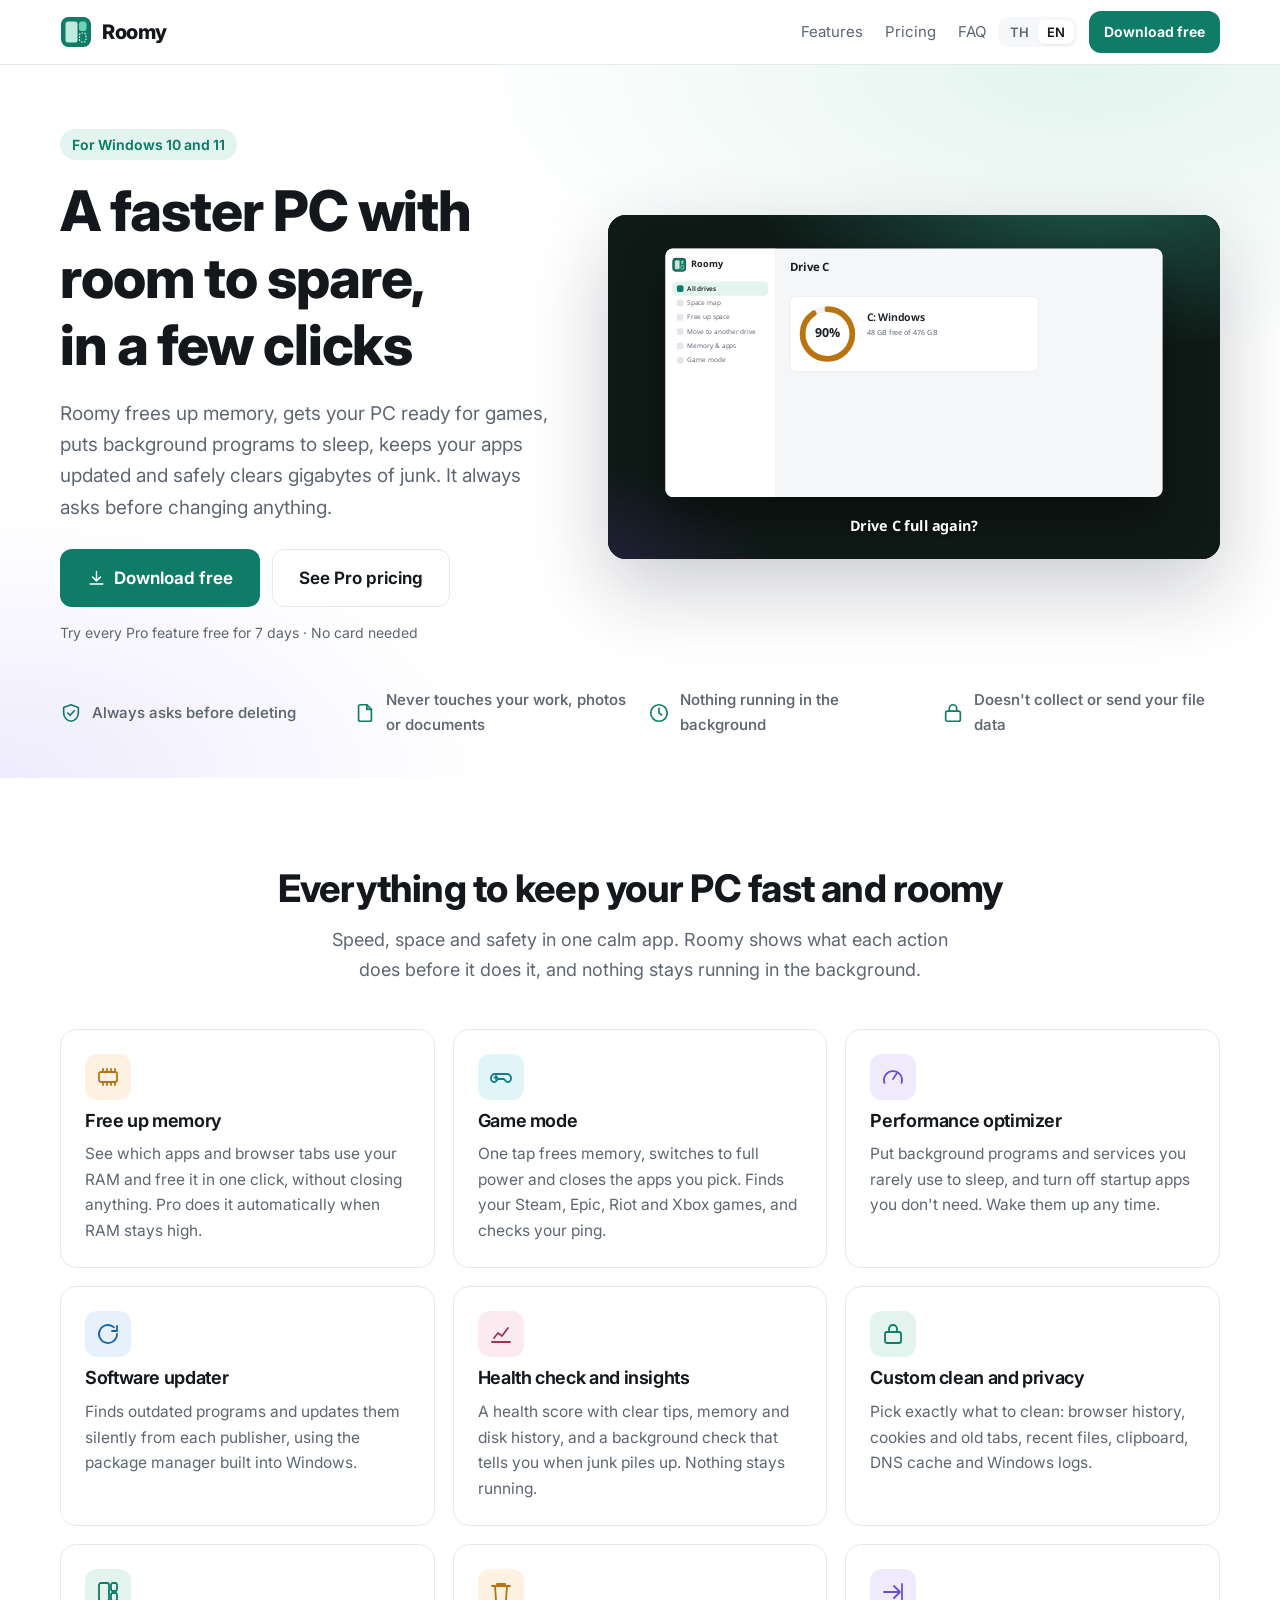
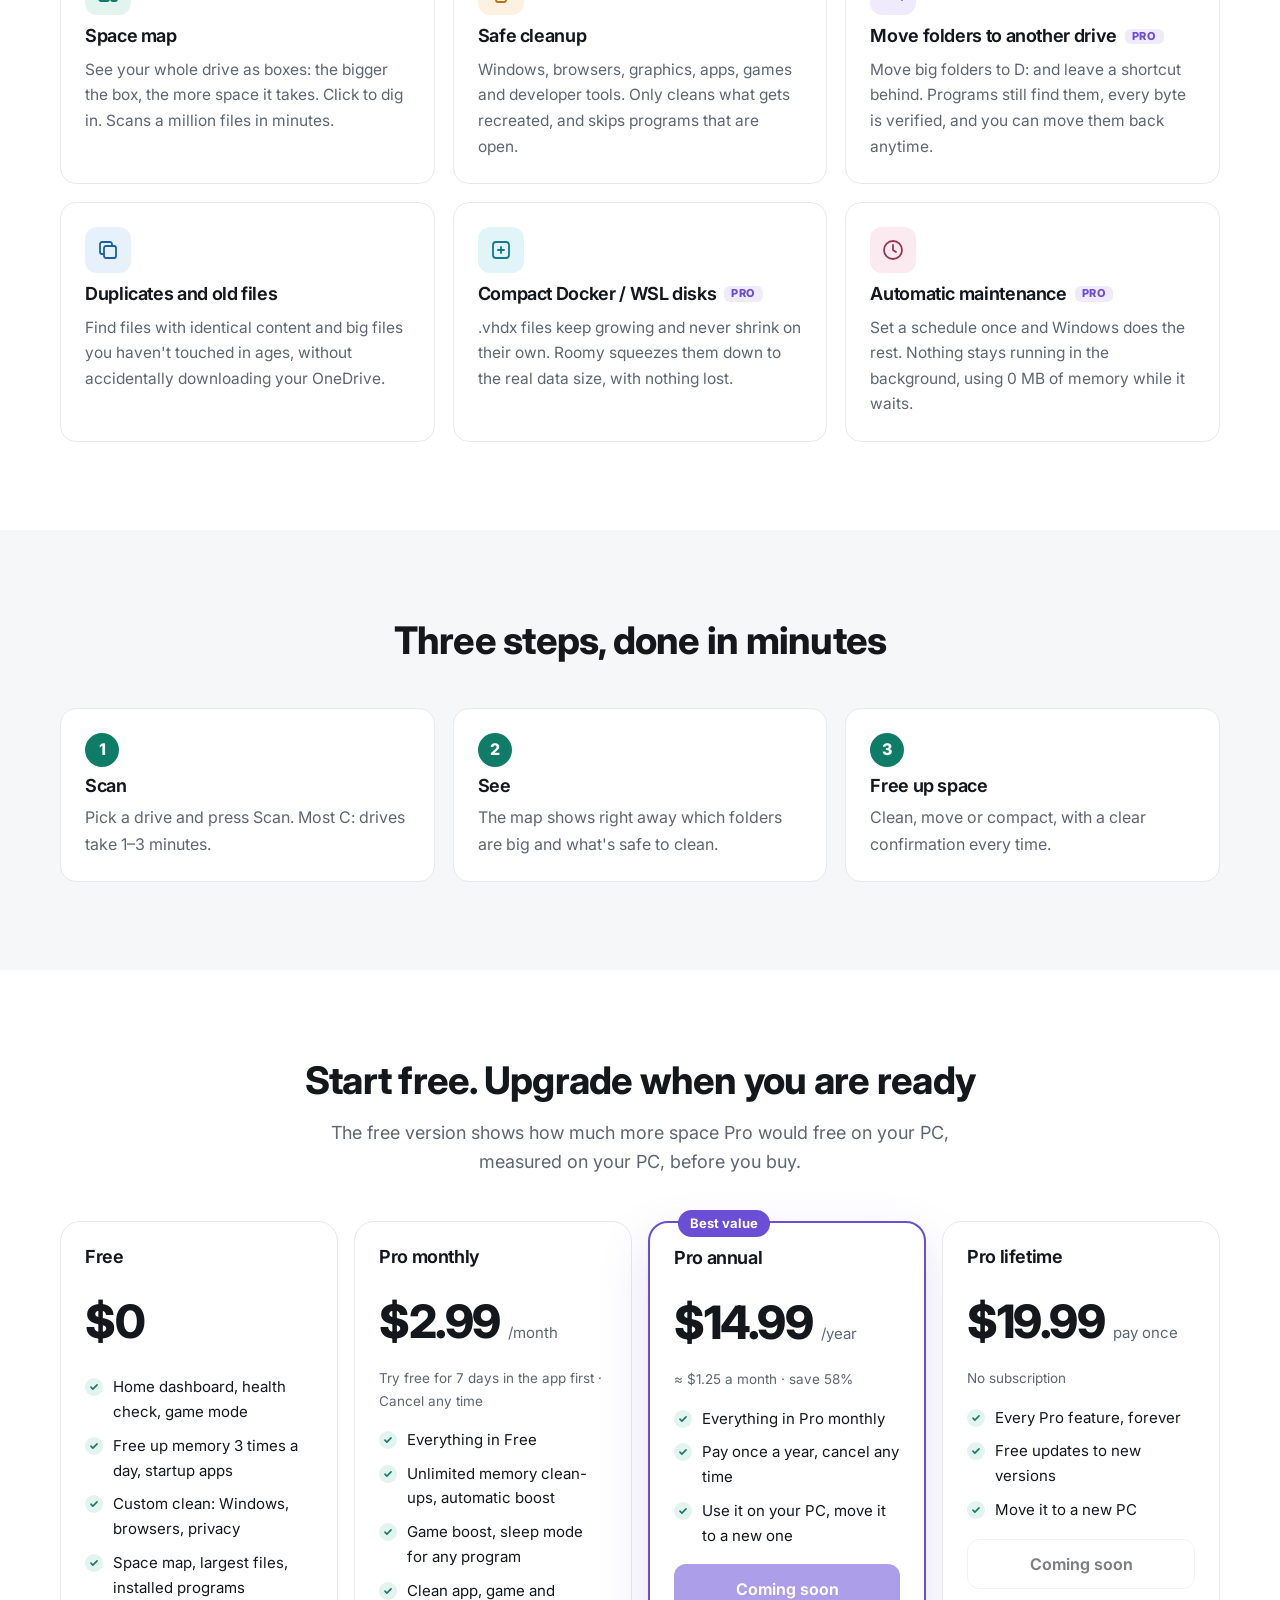
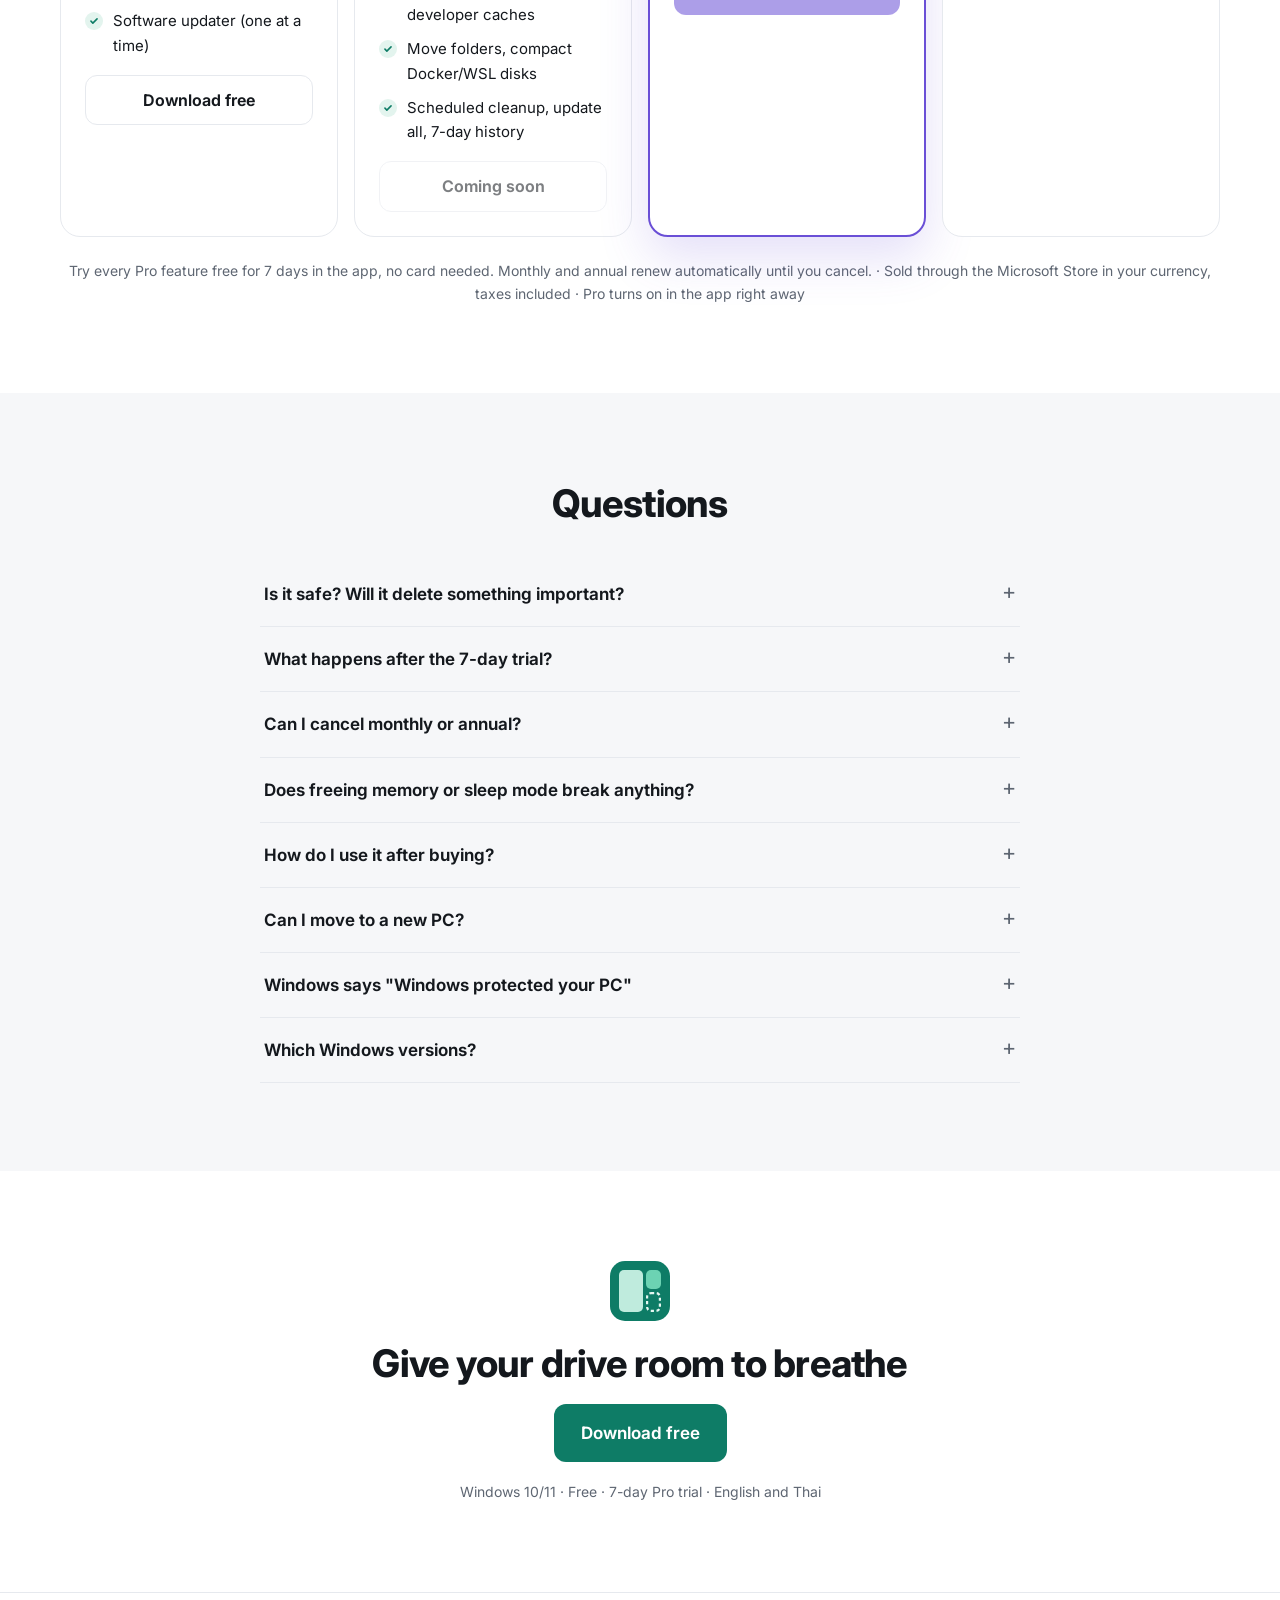
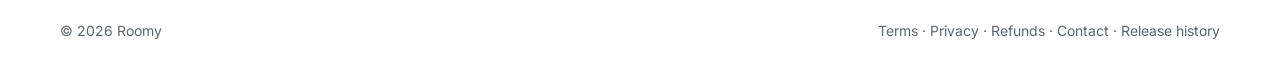
<file: docs/index.html>
<!DOCTYPE html>
<html lang="en">
<head>
<meta charset="utf-8">
<meta name="viewport" content="width=device-width, initial-scale=1">
<title>Roomy — Keep your Windows PC fast and roomy</title>
<meta name="description" content="Roomy keeps Windows fast and roomy: free up memory, game mode, startup apps, performance optimizer, software updater, safe cleanup and a space map. Free download, 7-day Pro trial. English and Thai.">
<meta property="og:title" content="Roomy — Room for what matters">
<meta property="og:description" content="See what fills your Windows drive and safely free up space. Free download, 7-day Pro trial.">
<meta property="og:image" content="assets/og.png">
<link rel="icon" href="assets/logo.svg" type="image/svg+xml">
<link rel="preconnect" href="https://fonts.googleapis.com"><link rel="preconnect" href="https://fonts.gstatic.com" crossorigin>
<link href="https://fonts.googleapis.com/css2?family=Inter:wght@400;500;600;700;800&family=Noto+Sans+Thai:wght@400;500;600;700;800&display=swap" rel="stylesheet">
<link rel="stylesheet" href="site.css?v=1.1.0">
<link rel="stylesheet" href="motion.css?v=1.1.0">
</head>
<body>
<header class="nav">
  <div class="wrap row">
    <a class="brand" href="#top"><img src="assets/logo.svg" alt="" width="32" height="32"><b>Roomy</b></a>
    <nav class="links">
      <a href="#features" data-i18n="nav.features">Features</a>
      <a href="#pricing" data-i18n="nav.pricing">Pricing</a>
      <a href="#faq" data-i18n="nav.faq">FAQ</a>
    </nav>
    <div class="lang" role="group" aria-label="Language"><button data-lang="th">TH</button><button data-lang="en">EN</button></div>
    <a class="btn primary sm dl" href="#" data-i18n="cta.download">Download free</a>
  </div>
</header>

<main id="top">
  <section class="hero">
    <div class="wrap hero-grid">
      <div class="hero-copy">
        <span class="eyebrow" data-i18n="hero.eyebrow">For Windows 10 and 11</span>
        <h1 data-i18n="hero.title">A faster PC with room to spare, in a few clicks</h1>
        <p class="lead" data-i18n="hero.lead">Roomy frees up memory, gets your PC ready for games, puts background programs to sleep, keeps your apps updated and safely clears gigabytes of junk. It always asks before changing anything.</p>
        <div class="row cta">
          <a class="btn primary lg dl" href="#"><svg viewBox="0 0 24 24"><path d="M12 3v12M7 10l5 5 5-5M4 19h16"/></svg><span data-i18n="cta.download">Download free</span></a>
          <a class="btn ghost lg" href="#pricing" data-i18n="cta.pricing">See Pro pricing</a>
        </div>
        <p class="small muted" data-i18n="hero.trial">Try every Pro feature free for 7 days · No card needed</p>
      </div>
      <div class="hero-media"><div id="motion"></div></div>
    </div>
    <ul class="wrap trust">
      <li><svg viewBox="0 0 24 24"><path d="M12 3l8 3v6c0 4.5-3.4 8.3-8 9-4.6-.7-8-4.5-8-9V6z"/><path d="M8.5 12l2.5 2.5 4.5-5"/></svg><span data-i18n="trust.ask">Always asks before deleting</span></li>
      <li><svg viewBox="0 0 24 24"><path d="M14 3H7a2 2 0 0 0-2 2v14a2 2 0 0 0 2 2h10a2 2 0 0 0 2-2V8z"/><path d="M14 3v5h5"/></svg><span data-i18n="trust.files">Never touches your work, photos or documents</span></li>
      <li><svg viewBox="0 0 24 24"><circle cx="12" cy="12" r="9"/><path d="M12 7v5l3 2"/></svg><span data-i18n="trust.bg">Nothing running in the background</span></li>
      <li><svg viewBox="0 0 24 24"><rect x="4" y="10" width="16" height="11" rx="2"/><path d="M8 10V7a4 4 0 0 1 8 0v3"/></svg><span data-i18n="trust.privacy">Doesn't collect or send your file data</span></li>
    </ul>
  </section>

  <section class="sec" id="features">
    <div class="wrap">
      <h2 data-i18n="feat.title">Everything to keep your PC fast and roomy</h2>
      <p class="sec-lead muted" data-i18n="feat.lead">Speed, space and safety in one calm app. Roomy shows what each action does before it does it, and nothing stays running in the background.</p>
      <div class="grid3">
        <article class="feat"><div class="ic c2"><svg viewBox="0 0 24 24"><rect x="3" y="7" width="18" height="10" rx="2"/><path d="M7 7V4M11 7V4M15 7V4M19 7V4M7 20v-3M11 20v-3M15 20v-3M19 20v-3"/></svg></div><h3 data-i18n="n1.t">Free up memory</h3><p data-i18n="n1.d">See which apps and browser tabs use your RAM and free it in one click, without closing anything. Pro does it automatically when RAM stays high.</p></article>
        <article class="feat"><div class="ic c5"><svg viewBox="0 0 24 24"><path d="M6 9h12a4 4 0 0 1 4 4v1a3 3 0 0 1-5.4 1.8L15 14H9l-1.6 1.8A3 3 0 0 1 2 14v-1a4 4 0 0 1 4-4z"/><path d="M7 11v3M5.5 12.5h3"/></svg></div><h3 data-i18n="n2.t">Game mode</h3><p data-i18n="n2.d">One tap frees memory, switches to full power and closes the apps you pick. Finds your Steam, Epic, Riot and Xbox games, and checks your ping.</p></article>
        <article class="feat"><div class="ic c3"><svg viewBox="0 0 24 24"><path d="M12 14l4-6"/><path d="M3.5 18a9 9 0 1 1 17 0"/></svg></div><h3 data-i18n="n3.t">Performance optimizer</h3><p data-i18n="n3.d">Put background programs and services you rarely use to sleep, and turn off startup apps you don't need. Wake them up any time.</p></article>
        <article class="feat"><div class="ic c4"><svg viewBox="0 0 24 24"><path d="M21 12a9 9 0 1 1-3-6.7"/><path d="M21 4v5h-5"/></svg></div><h3 data-i18n="n4.t">Software updater</h3><p data-i18n="n4.d">Finds outdated programs and updates them silently from each publisher, using the package manager built into Windows.</p></article>
        <article class="feat"><div class="ic c6"><svg viewBox="0 0 24 24"><path d="M3 20h18"/><path d="M5 16l4-5 4 3 6-8"/></svg></div><h3 data-i18n="n5.t">Health check and insights</h3><p data-i18n="n5.d">A health score with clear tips, memory and disk history, and a background check that tells you when junk piles up. Nothing stays running.</p></article>
        <article class="feat"><div class="ic c1"><svg viewBox="0 0 24 24"><rect x="4" y="10" width="16" height="11" rx="2"/><path d="M8 10V7a4 4 0 0 1 8 0v3"/></svg></div><h3 data-i18n="n6.t">Custom clean and privacy</h3><p data-i18n="n6.d">Pick exactly what to clean: browser history, cookies and old tabs, recent files, clipboard, DNS cache and Windows logs.</p></article>
        <article class="feat"><div class="ic c1"><svg viewBox="0 0 24 24"><rect x="3" y="3" width="10" height="18" rx="2"/><rect x="15" y="3" width="6" height="8" rx="2"/><rect x="15" y="13" width="6" height="8" rx="2"/></svg></div><h3 data-i18n="f1.t">Space map</h3><p data-i18n="f1.d">See your whole drive as boxes: the bigger the box, the more space it takes. Click to dig in. Scans a million files in minutes.</p></article>
        <article class="feat"><div class="ic c2"><svg viewBox="0 0 24 24"><path d="M3 6h18M8 6V4h8v2M6 6l1 14a2 2 0 0 0 2 2h6a2 2 0 0 0 2-2l1-14"/></svg></div><h3 data-i18n="f2.t">Safe cleanup</h3><p data-i18n="f2.d">Windows, browsers, graphics, apps, games and developer tools. Only cleans what gets recreated, and skips programs that are open.</p></article>
        <article class="feat"><div class="ic c3"><svg viewBox="0 0 24 24"><path d="M3 12h14M13 6l6 6-6 6"/><path d="M21 4v16"/></svg></div><h3><span data-i18n="f3.t">Move folders to another drive</span> <span class="pro-tag">PRO</span></h3><p data-i18n="f3.d">Move big folders to D: and leave a shortcut behind. Programs still find them, every byte is verified, and you can move them back anytime.</p></article>
        <article class="feat"><div class="ic c4"><svg viewBox="0 0 24 24"><rect x="8" y="8" width="12" height="12" rx="2"/><path d="M16 8V6a2 2 0 0 0-2-2H6a2 2 0 0 0-2 2v8a2 2 0 0 0 2 2h2"/></svg></div><h3 data-i18n="f4.t">Duplicates and old files</h3><p data-i18n="f4.d">Find files with identical content and big files you haven't touched in ages, without accidentally downloading your OneDrive.</p></article>
        <article class="feat"><div class="ic c5"><svg viewBox="0 0 24 24"><rect x="4" y="4" width="16" height="16" rx="3"/><path d="M9 12h6M12 9v6"/></svg></div><h3><span data-i18n="f5.t">Compact Docker / WSL disks</span> <span class="pro-tag">PRO</span></h3><p data-i18n="f5.d">.vhdx files keep growing and never shrink on their own. Roomy squeezes them down to the real data size, with nothing lost.</p></article>
        <article class="feat"><div class="ic c6"><svg viewBox="0 0 24 24"><circle cx="12" cy="12" r="9"/><path d="M12 7v5l3 2"/></svg></div><h3><span data-i18n="f6.t">Automatic maintenance</span> <span class="pro-tag">PRO</span></h3><p data-i18n="f6.d">Set a schedule once and Windows does the rest. Nothing stays running in the background, using 0 MB of memory while it waits.</p></article>
      </div>
    </div>
  </section>

  <section class="sec alt">
    <div class="wrap">
      <h2 data-i18n="how.title">Three steps, done in minutes</h2>
      <ol class="steps">
        <li><span class="n">1</span><h3 data-i18n="how.1t">Scan</h3><p data-i18n="how.1d">Pick a drive and press Scan. Most C: drives take 1–3 minutes.</p></li>
        <li><span class="n">2</span><h3 data-i18n="how.2t">See</h3><p data-i18n="how.2d">The map shows right away which folders are big and what's safe to clean.</p></li>
        <li><span class="n">3</span><h3 data-i18n="how.3t">Free up space</h3><p data-i18n="how.3d">Clean, move or compact, with a clear confirmation every time.</p></li>
      </ol>
    </div>
  </section>

  <section class="sec" id="pricing">
    <div class="wrap">
      <h2 data-i18n="price.title">Start free. Upgrade when you are ready</h2>
      <p class="sec-lead muted" data-i18n="price.lead">The free version shows how much more space Pro would free on your PC, measured on your PC, before you buy.</p>
      <div class="plans">
        <div class="plan">
          <h3 data-i18n="p.free">Free</h3>
          <div class="price"><b data-price="free">$0</b></div>
          <ul>
            <li data-i18n="p.f0">Home dashboard, health check, game mode</li>
            <li data-i18n="p.f1">Free up memory 3 times a day, startup apps</li>
            <li data-i18n="p.f2">Custom clean: Windows, browsers, privacy</li>
            <li data-i18n="p.f3">Space map, largest files, installed programs</li>
            <li data-i18n="p.f4">Software updater (one at a time)</li>
          </ul>
          <a class="btn ghost dl" href="#" data-i18n="cta.download">Download free</a>
        </div>
        <div class="plan">
          <h3 data-i18n="p.monthly">Pro monthly</h3>
          <div class="price"><b data-price="monthly"></b><span data-price="monthlyNote"></span></div>
          <p class="pnote" data-i18n="p.mnote">Try free for 7 days in the app first · Cancel any time</p>
          <ul>
            <li data-i18n="p.p0">Everything in Free</li>
            <li data-i18n="p.p1">Unlimited memory clean-ups, automatic boost</li>
            <li data-i18n="p.p2">Game boost, sleep mode for any program</li>
            <li data-i18n="p.p3">Clean app, game and developer caches</li>
            <li data-i18n="p.p4">Move folders, compact Docker/WSL disks</li>
            <li data-i18n="p.p5">Scheduled cleanup, update all, 7-day history</li>
          </ul>
          <a class="btn ghost buy" data-plan="monthly" href="#" data-i18n="cta.buy">Buy Pro</a>
        </div>
        <div class="plan best">
          <span class="badge" data-i18n="p.best">Best value</span>
          <h3 data-i18n="p.yearly">Pro annual</h3>
          <div class="price"><b data-price="yearly"></b><span data-price="yearlyNote"></span></div>
          <p class="pnote"><span data-price="yearlyMonth"></span> · <span data-i18n="p.save">save 58%</span></p>
          <ul>
            <li data-i18n="p.y1">Everything in Pro monthly</li>
            <li data-i18n="p.y2">Pay once a year, cancel any time</li>
            <li data-i18n="p.y3">Use it on your PC, move it to a new one</li>
          </ul>
          <a class="btn pro buy" data-plan="yearly" href="#" data-i18n="cta.buy">Buy Pro</a>
        </div>
        <div class="plan">
          <h3 data-i18n="p.lifetime">Pro lifetime</h3>
          <div class="price"><b data-price="lifetime"></b><span data-i18n="p.once">pay once</span></div>
          <p class="pnote" data-i18n="p.lnote">No subscription</p>
          <ul>
            <li data-i18n="p.l1">Every Pro feature, forever</li>
            <li data-i18n="p.l2">Free updates to new versions</li>
            <li data-i18n="p.l3">Move it to a new PC</li>
          </ul>
          <a class="btn ghost buy" data-plan="lifetime" href="#" data-i18n="cta.buy">Buy Pro</a>
        </div>
      </div>
      <p class="small muted center" id="payNote" data-i18n="price.note">Try every Pro feature free for 7 days in the app, no card needed. Monthly and annual renew automatically until you cancel.</p>
    </div>
  </section>

  <section class="sec alt" id="faq">
    <div class="wrap narrow">
      <h2 data-i18n="faq.title">Questions</h2>
      <details><summary data-i18n="q1">Is it safe? Will it delete something important?</summary><p data-i18n="a1">Roomy only deletes caches and temporary files that Windows and programs recreate on their own. It skips files in use, never touches documents, photos or work files, and asks before every cleanup. Anything you choose to delete yourself goes to the Recycle Bin, so you can restore it.</p></details>
      <details><summary data-i18n="q2">What happens after the 7-day trial?</summary><p data-i18n="a2">Roomy goes back to the free version on its own. You're never charged, and no card is needed in the first place. Folders you moved keep working and can always be moved back.</p></details>
      <details><summary data-i18n="q7">Can I cancel monthly or annual?</summary><p data-i18n="a7">Yes, any time, in your Microsoft account (account.microsoft.com/services). Pro stays on until the end of the period you paid for, then Roomy goes back to the free version. Nothing breaks and moved folders keep working.</p></details>
      <details><summary data-i18n="q8">Does freeing memory or sleep mode break anything?</summary><p data-i18n="a8">No. Freeing memory doesn't close any app; Windows gives each app back what it needs. Sleep mode only stops programs from starting by themselves. Nothing is uninstalled, and you can wake them up any time.</p></details>
      <details><summary data-i18n="q3">How do I use it after buying?</summary><p data-i18n="a3">Get Roomy from the Microsoft Store, open the Pro screen (bottom left) and choose a plan. You pay in the Microsoft Store window, and Pro turns on right away.</p></details>
      <details><summary data-i18n="q4">Can I move to a new PC?</summary><p data-i18n="a4">Yes. Install Roomy from the Microsoft Store on the new PC and sign in to the Store with the same Microsoft account. Your Pro comes with it.</p></details>
      <details><summary data-i18n="q5">Windows says "Windows protected your PC"</summary><p data-i18n="a5">That warning only appears for the installer from this website, because Roomy is new. Click More info, then Run anyway. Or install Roomy from the Microsoft Store, which Microsoft signs, so there is no warning at all.</p></details>
      <details><summary data-i18n="q6">Which Windows versions?</summary><p data-i18n="a6">Windows 10 and 11, 64-bit. Install it just for you or for everyone on the PC.</p></details>
    </div>
  </section>

  <section class="sec final">
    <div class="wrap center">
      <img src="assets/logo.svg" alt="" width="64" height="64">
      <h2 data-i18n="final.title">Give your drive room to breathe</h2>
      <a class="btn primary lg dl" href="#" data-i18n="cta.download">Download free</a>
      <p class="small muted" data-i18n="final.note">Windows 10/11 · Free · 7-day Pro trial · English and Thai</p>
    </div>
  </section>
</main>

<footer class="foot">
  <div class="wrap row">
    <span>© 2026 Roomy</span>
    <span class="foot-links"><a href="terms.html" data-i18n="foot.terms">Terms</a> · <a href="privacy.html" data-i18n="foot.privacy">Privacy</a> · <a href="refund.html" data-i18n="foot.refund">Refunds</a> · <a href="https://github.com/pithiwat/roomy/issues" data-i18n="foot.contact">Contact</a> · <a href="https://github.com/pithiwat/roomy/releases" data-i18n="foot.releases">Release history</a></span>
  </div>
</footer>

<script src="config.js?v=1.1.0"></script>
<script src="motion.js?v=1.1.0"></script>
<script src="site.js?v=1.1.0"></script>
</body>
</html>
</file>
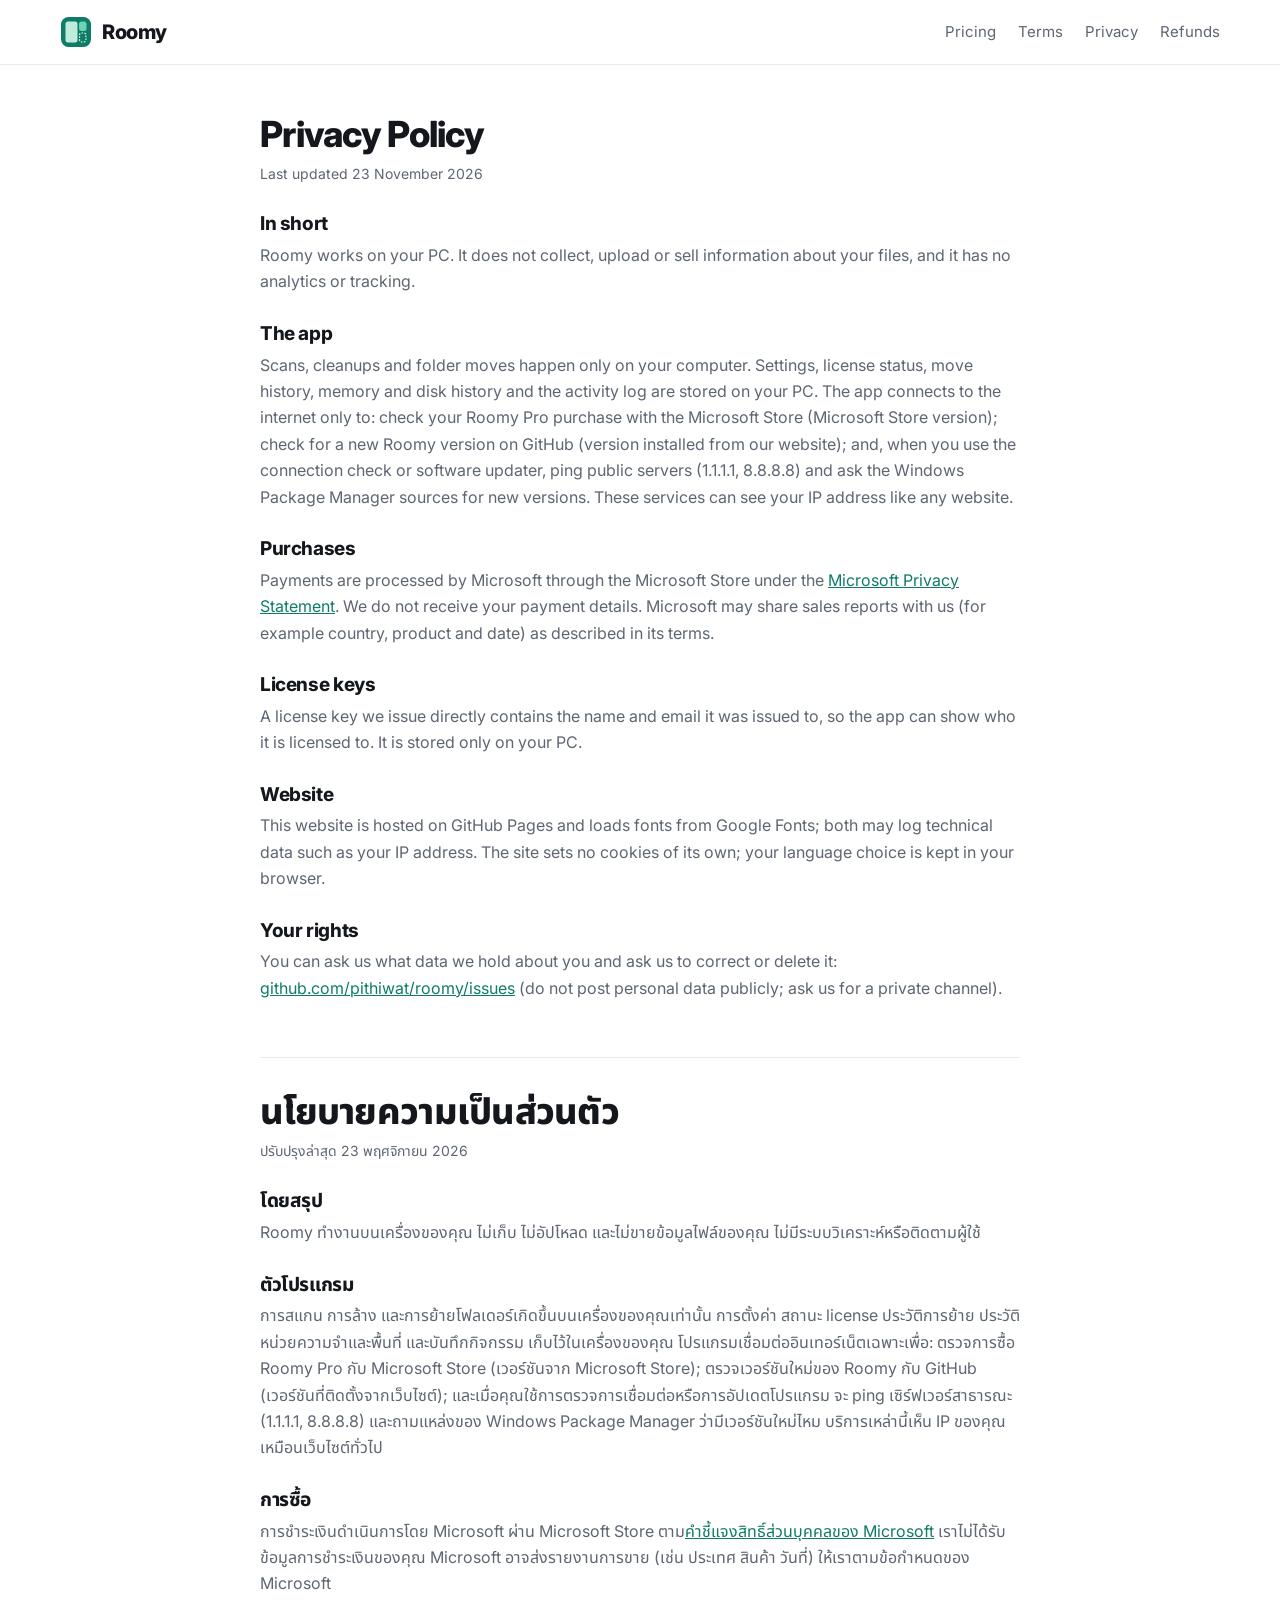
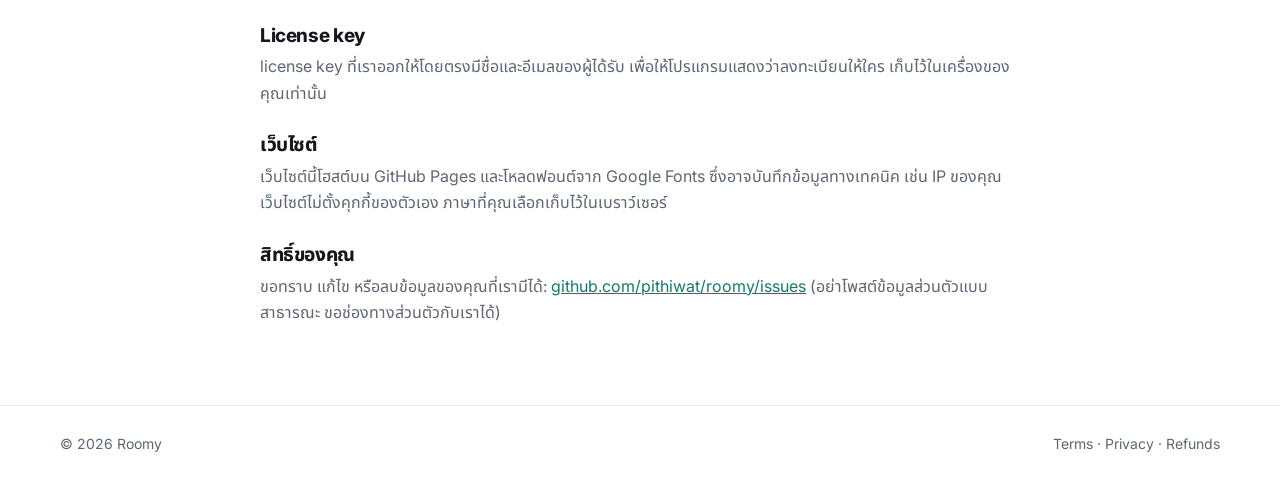
<file: docs/privacy.html>
<!DOCTYPE html>
<html lang="en"><head><meta charset="utf-8"><meta name="viewport" content="width=device-width, initial-scale=1">
<title>Privacy Policy — Roomy</title><link rel="icon" href="assets/logo.svg" type="image/svg+xml">
<link rel="preconnect" href="https://fonts.googleapis.com"><link rel="preconnect" href="https://fonts.gstatic.com" crossorigin>
<link href="https://fonts.googleapis.com/css2?family=Inter:wght@400;600;700&family=Noto+Sans+Thai:wght@400;600;700&display=swap" rel="stylesheet">
<link rel="stylesheet" href="site.css">
<style>.legal{padding:48px 0 80px}.legal h1{font-size:36px;margin-bottom:6px}.legal h2{font-size:19px;margin:28px 0 6px;text-align:left}.legal p{color:var(--muted)}.legal a{color:var(--accent);text-decoration:underline}.legal .th{margin-top:56px;padding-top:32px;border-top:1px solid var(--line)}</style>
</head><body>
<header class="nav"><div class="wrap row"><a class="brand" href="./"><img src="assets/logo.svg" alt="" width="32" height="32"><b>Roomy</b></a><nav class="links"><a href="./#pricing">Pricing</a><a href="terms.html">Terms</a><a href="privacy.html">Privacy</a><a href="refund.html">Refunds</a></nav></div></header>
<main class="wrap narrow legal">
<h1>Privacy Policy</h1><p class="small">Last updated 23 November 2026</p>
<h2>In short</h2><p>Roomy works on your PC. It does not collect, upload or sell information about your files, and it has no analytics or tracking.</p>
<h2>The app</h2><p>Scans, cleanups and folder moves happen only on your computer. Settings, license status, move history, memory and disk history and the activity log are stored on your PC. The app connects to the internet only to: check your Roomy Pro purchase with the Microsoft Store (Microsoft Store version); check for a new Roomy version on GitHub (version installed from our website); and, when you use the connection check or software updater, ping public servers (1.1.1.1, 8.8.8.8) and ask the Windows Package Manager sources for new versions. These services can see your IP address like any website.</p>
<h2>Purchases</h2><p>Payments are processed by Microsoft through the Microsoft Store under the <a href="https://privacy.microsoft.com/privacystatement">Microsoft Privacy Statement</a>. We do not receive your payment details. Microsoft may share sales reports with us (for example country, product and date) as described in its terms.</p>
<h2>License keys</h2><p>A license key we issue directly contains the name and email it was issued to, so the app can show who it is licensed to. It is stored only on your PC.</p>
<h2>Website</h2><p>This website is hosted on GitHub Pages and loads fonts from Google Fonts; both may log technical data such as your IP address. The site sets no cookies of its own; your language choice is kept in your browser.</p>
<h2>Your rights</h2><p>You can ask us what data we hold about you and ask us to correct or delete it: <a href="https://github.com/pithiwat/roomy/issues">github.com/pithiwat/roomy/issues</a> (do not post personal data publicly; ask us for a private channel).</p>
<div class="th" lang="th"><h1>นโยบายความเป็นส่วนตัว</h1><p class="small">ปรับปรุงล่าสุด 23 พฤศจิกายน 2026</p>
<h2>โดยสรุป</h2><p>Roomy ทำงานบนเครื่องของคุณ ไม่เก็บ ไม่อัปโหลด และไม่ขายข้อมูลไฟล์ของคุณ ไม่มีระบบวิเคราะห์หรือติดตามผู้ใช้</p>
<h2>ตัวโปรแกรม</h2><p>การสแกน การล้าง และการย้ายโฟลเดอร์เกิดขึ้นบนเครื่องของคุณเท่านั้น การตั้งค่า สถานะ license ประวัติการย้าย ประวัติหน่วยความจำและพื้นที่ และบันทึกกิจกรรม เก็บไว้ในเครื่องของคุณ โปรแกรมเชื่อมต่ออินเทอร์เน็ตเฉพาะเพื่อ: ตรวจการซื้อ Roomy Pro กับ Microsoft Store (เวอร์ชันจาก Microsoft Store); ตรวจเวอร์ชันใหม่ของ Roomy กับ GitHub (เวอร์ชันที่ติดตั้งจากเว็บไซต์); และเมื่อคุณใช้การตรวจการเชื่อมต่อหรือการอัปเดตโปรแกรม จะ ping เซิร์ฟเวอร์สาธารณะ (1.1.1.1, 8.8.8.8) และถามแหล่งของ Windows Package Manager ว่ามีเวอร์ชันใหม่ไหม บริการเหล่านี้เห็น IP ของคุณเหมือนเว็บไซต์ทั่วไป</p>
<h2>การซื้อ</h2><p>การชำระเงินดำเนินการโดย Microsoft ผ่าน Microsoft Store ตาม<a href="https://privacy.microsoft.com/privacystatement">คำชี้แจงสิทธิ์ส่วนบุคคลของ Microsoft</a> เราไม่ได้รับข้อมูลการชำระเงินของคุณ Microsoft อาจส่งรายงานการขาย (เช่น ประเทศ สินค้า วันที่) ให้เราตามข้อกำหนดของ Microsoft</p>
<h2>License key</h2><p>license key ที่เราออกให้โดยตรงมีชื่อและอีเมลของผู้ได้รับ เพื่อให้โปรแกรมแสดงว่าลงทะเบียนให้ใคร เก็บไว้ในเครื่องของคุณเท่านั้น</p>
<h2>เว็บไซต์</h2><p>เว็บไซต์นี้โฮสต์บน GitHub Pages และโหลดฟอนต์จาก Google Fonts ซึ่งอาจบันทึกข้อมูลทางเทคนิค เช่น IP ของคุณ เว็บไซต์ไม่ตั้งคุกกี้ของตัวเอง ภาษาที่คุณเลือกเก็บไว้ในเบราว์เซอร์</p>
<h2>สิทธิ์ของคุณ</h2><p>ขอทราบ แก้ไข หรือลบข้อมูลของคุณที่เรามีได้: <a href="https://github.com/pithiwat/roomy/issues">github.com/pithiwat/roomy/issues</a> (อย่าโพสต์ข้อมูลส่วนตัวแบบสาธารณะ ขอช่องทางส่วนตัวกับเราได้)</p></div>
</main>
<footer class="foot"><div class="wrap row"><span>© 2026 Roomy</span><span><a href="terms.html">Terms</a> · <a href="privacy.html">Privacy</a> · <a href="refund.html">Refunds</a></span></div></footer>
</body></html>
</file>
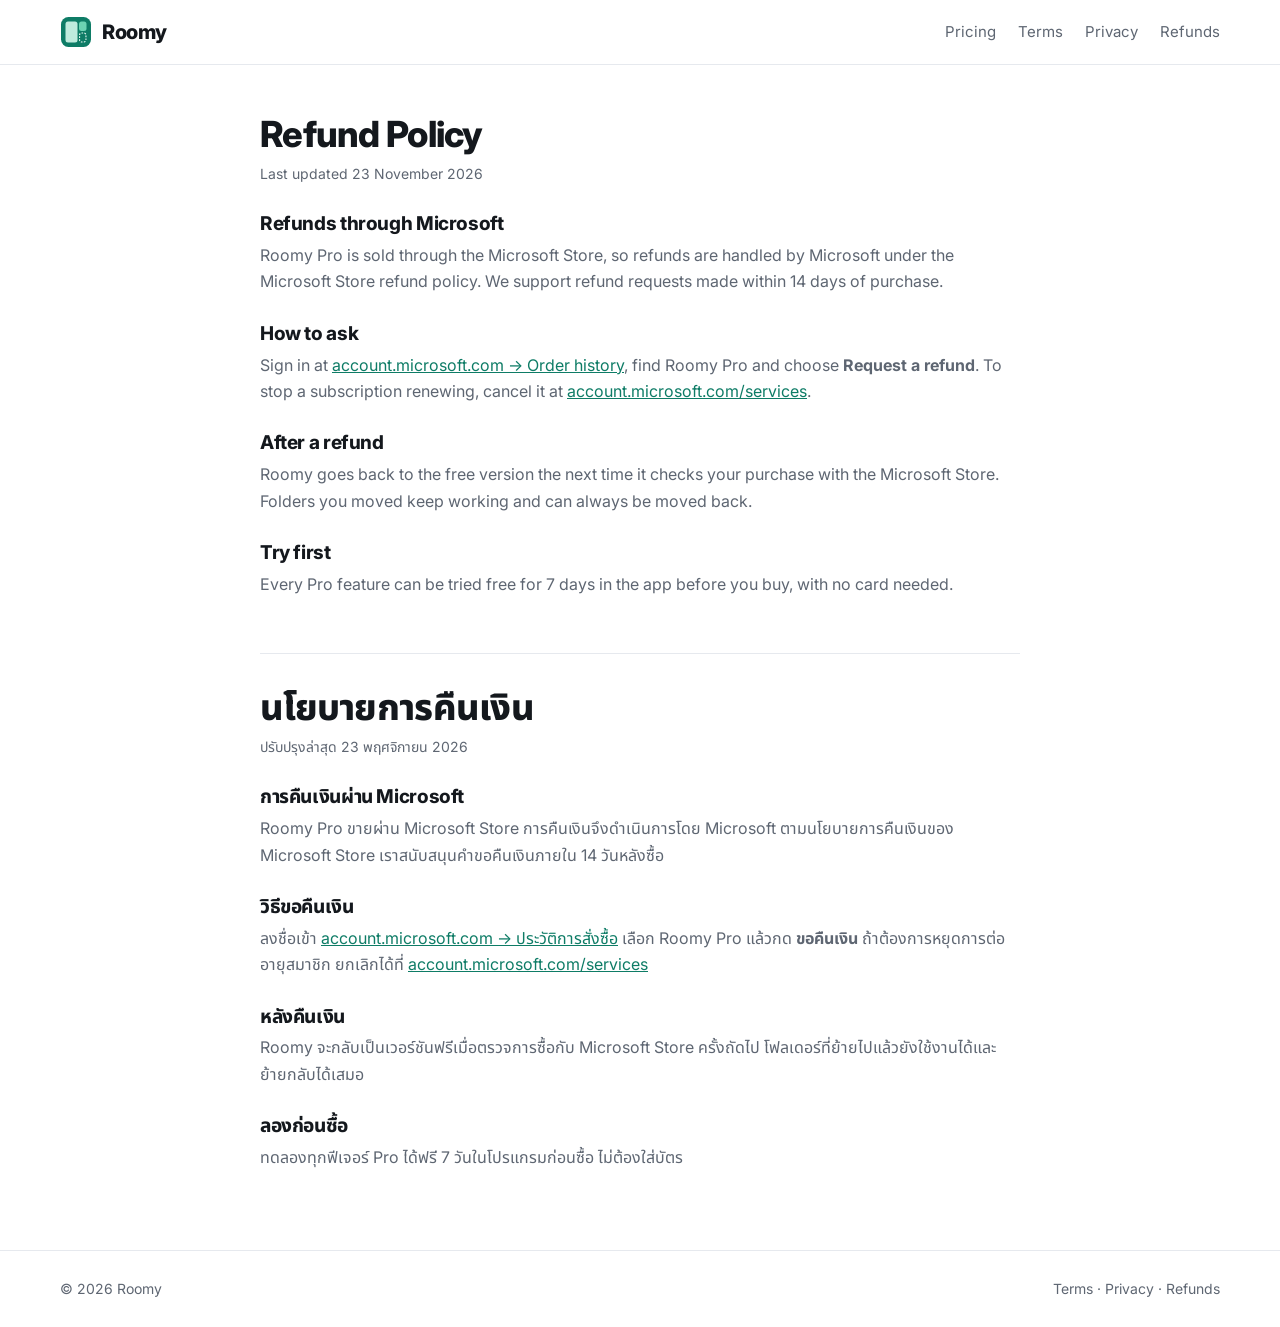
<file: docs/refund.html>
<!DOCTYPE html>
<html lang="en"><head><meta charset="utf-8"><meta name="viewport" content="width=device-width, initial-scale=1">
<title>Refund Policy — Roomy</title><link rel="icon" href="assets/logo.svg" type="image/svg+xml">
<link rel="preconnect" href="https://fonts.googleapis.com"><link rel="preconnect" href="https://fonts.gstatic.com" crossorigin>
<link href="https://fonts.googleapis.com/css2?family=Inter:wght@400;600;700&family=Noto+Sans+Thai:wght@400;600;700&display=swap" rel="stylesheet">
<link rel="stylesheet" href="site.css">
<style>.legal{padding:48px 0 80px}.legal h1{font-size:36px;margin-bottom:6px}.legal h2{font-size:19px;margin:28px 0 6px;text-align:left}.legal p{color:var(--muted)}.legal a{color:var(--accent);text-decoration:underline}.legal .th{margin-top:56px;padding-top:32px;border-top:1px solid var(--line)}</style>
</head><body>
<header class="nav"><div class="wrap row"><a class="brand" href="./"><img src="assets/logo.svg" alt="" width="32" height="32"><b>Roomy</b></a><nav class="links"><a href="./#pricing">Pricing</a><a href="terms.html">Terms</a><a href="privacy.html">Privacy</a><a href="refund.html">Refunds</a></nav></div></header>
<main class="wrap narrow legal">
<h1>Refund Policy</h1><p class="small">Last updated 23 November 2026</p>
<h2>Refunds through Microsoft</h2><p>Roomy Pro is sold through the Microsoft Store, so refunds are handled by Microsoft under the Microsoft Store refund policy. We support refund requests made within 14 days of purchase.</p>
<h2>How to ask</h2><p>Sign in at <a href="https://account.microsoft.com/billing/orders">account.microsoft.com → Order history</a>, find Roomy Pro and choose <b>Request a refund</b>. To stop a subscription renewing, cancel it at <a href="https://account.microsoft.com/services">account.microsoft.com/services</a>.</p>
<h2>After a refund</h2><p>Roomy goes back to the free version the next time it checks your purchase with the Microsoft Store. Folders you moved keep working and can always be moved back.</p>
<h2>Try first</h2><p>Every Pro feature can be tried free for 7 days in the app before you buy, with no card needed.</p>
<div class="th" lang="th"><h1>นโยบายการคืนเงิน</h1><p class="small">ปรับปรุงล่าสุด 23 พฤศจิกายน 2026</p>
<h2>การคืนเงินผ่าน Microsoft</h2><p>Roomy Pro ขายผ่าน Microsoft Store การคืนเงินจึงดำเนินการโดย Microsoft ตามนโยบายการคืนเงินของ Microsoft Store เราสนับสนุนคำขอคืนเงินภายใน 14 วันหลังซื้อ</p>
<h2>วิธีขอคืนเงิน</h2><p>ลงชื่อเข้า <a href="https://account.microsoft.com/billing/orders">account.microsoft.com → ประวัติการสั่งซื้อ</a> เลือก Roomy Pro แล้วกด <b>ขอคืนเงิน</b> ถ้าต้องการหยุดการต่ออายุสมาชิก ยกเลิกได้ที่ <a href="https://account.microsoft.com/services">account.microsoft.com/services</a></p>
<h2>หลังคืนเงิน</h2><p>Roomy จะกลับเป็นเวอร์ชันฟรีเมื่อตรวจการซื้อกับ Microsoft Store ครั้งถัดไป โฟลเดอร์ที่ย้ายไปแล้วยังใช้งานได้และย้ายกลับได้เสมอ</p>
<h2>ลองก่อนซื้อ</h2><p>ทดลองทุกฟีเจอร์ Pro ได้ฟรี 7 วันในโปรแกรมก่อนซื้อ ไม่ต้องใส่บัตร</p></div>
</main>
<footer class="foot"><div class="wrap row"><span>© 2026 Roomy</span><span><a href="terms.html">Terms</a> · <a href="privacy.html">Privacy</a> · <a href="refund.html">Refunds</a></span></div></footer>
</body></html>
</file>
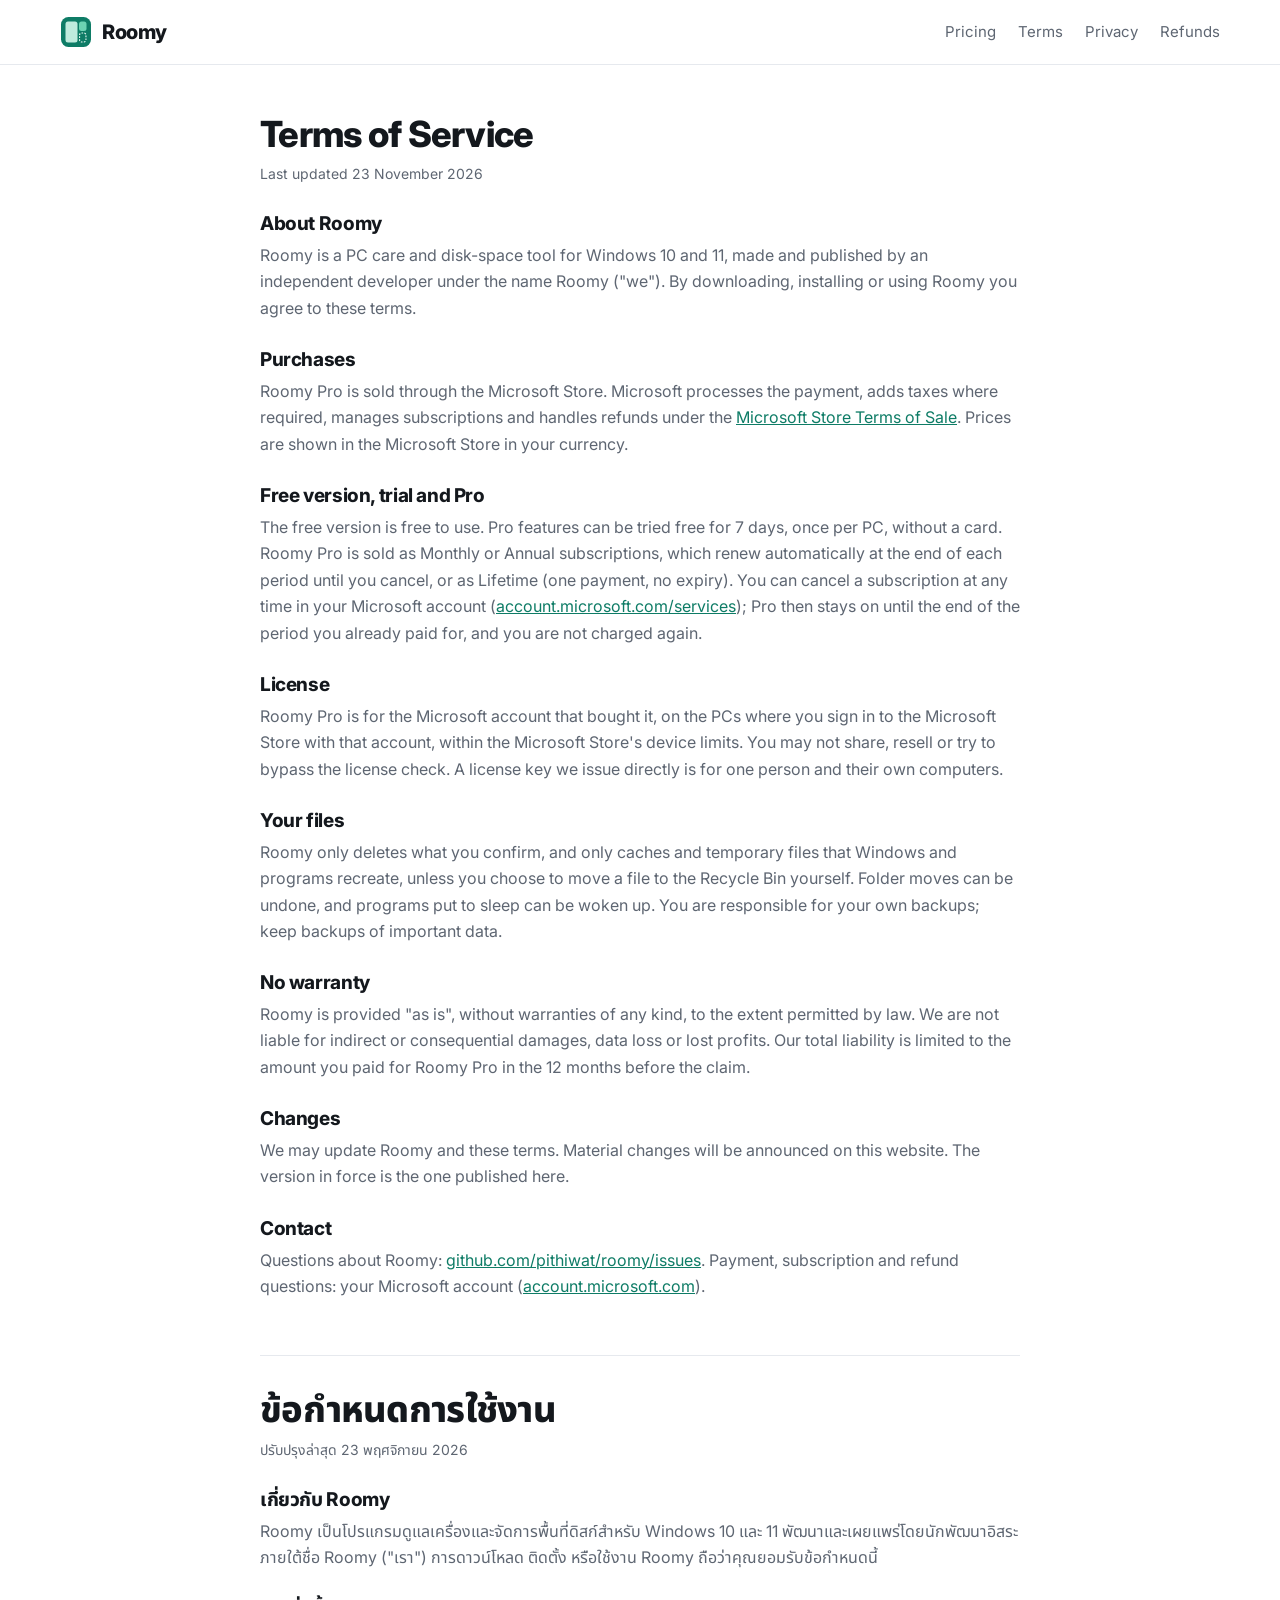
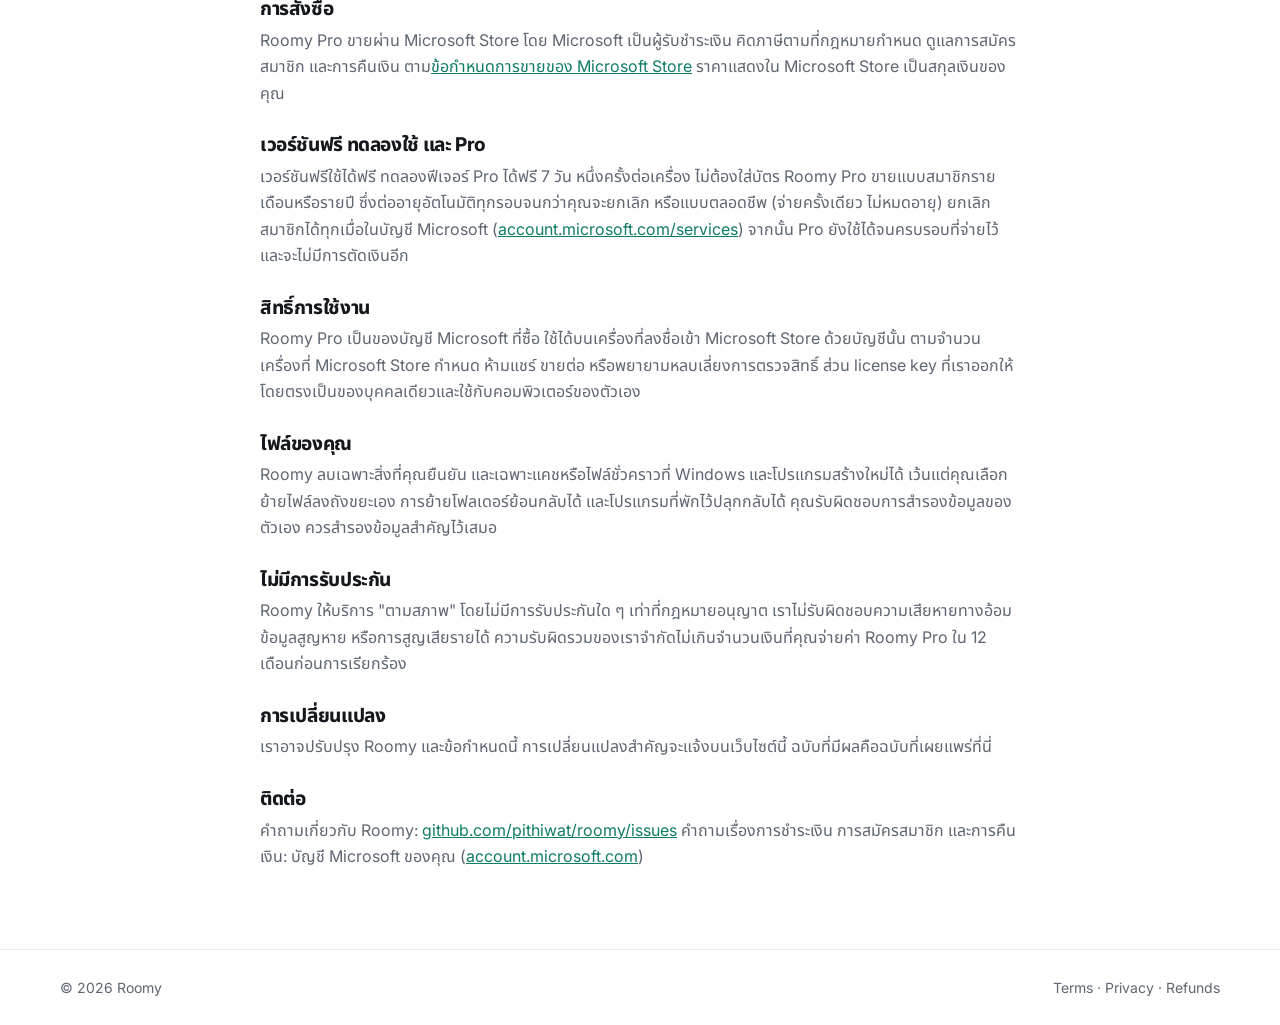
<file: docs/terms.html>
<!DOCTYPE html>
<html lang="en"><head><meta charset="utf-8"><meta name="viewport" content="width=device-width, initial-scale=1">
<title>Terms of Service — Roomy</title><link rel="icon" href="assets/logo.svg" type="image/svg+xml">
<link rel="preconnect" href="https://fonts.googleapis.com"><link rel="preconnect" href="https://fonts.gstatic.com" crossorigin>
<link href="https://fonts.googleapis.com/css2?family=Inter:wght@400;600;700&family=Noto+Sans+Thai:wght@400;600;700&display=swap" rel="stylesheet">
<link rel="stylesheet" href="site.css">
<style>.legal{padding:48px 0 80px}.legal h1{font-size:36px;margin-bottom:6px}.legal h2{font-size:19px;margin:28px 0 6px;text-align:left}.legal p{color:var(--muted)}.legal a{color:var(--accent);text-decoration:underline}.legal .th{margin-top:56px;padding-top:32px;border-top:1px solid var(--line)}</style>
</head><body>
<header class="nav"><div class="wrap row"><a class="brand" href="./"><img src="assets/logo.svg" alt="" width="32" height="32"><b>Roomy</b></a><nav class="links"><a href="./#pricing">Pricing</a><a href="terms.html">Terms</a><a href="privacy.html">Privacy</a><a href="refund.html">Refunds</a></nav></div></header>
<main class="wrap narrow legal">
<h1>Terms of Service</h1><p class="small">Last updated 23 November 2026</p>
<h2>About Roomy</h2><p>Roomy is a PC care and disk-space tool for Windows 10 and 11, made and published by an independent developer under the name Roomy ("we"). By downloading, installing or using Roomy you agree to these terms.</p>
<h2>Purchases</h2><p>Roomy Pro is sold through the Microsoft Store. Microsoft processes the payment, adds taxes where required, manages subscriptions and handles refunds under the <a href="https://www.microsoft.com/legal/microsoft-store-terms">Microsoft Store Terms of Sale</a>. Prices are shown in the Microsoft Store in your currency.</p>
<h2>Free version, trial and Pro</h2><p>The free version is free to use. Pro features can be tried free for 7 days, once per PC, without a card. Roomy Pro is sold as Monthly or Annual subscriptions, which renew automatically at the end of each period until you cancel, or as Lifetime (one payment, no expiry). You can cancel a subscription at any time in your Microsoft account (<a href="https://account.microsoft.com/services">account.microsoft.com/services</a>); Pro then stays on until the end of the period you already paid for, and you are not charged again.</p>
<h2>License</h2><p>Roomy Pro is for the Microsoft account that bought it, on the PCs where you sign in to the Microsoft Store with that account, within the Microsoft Store's device limits. You may not share, resell or try to bypass the license check. A license key we issue directly is for one person and their own computers.</p>
<h2>Your files</h2><p>Roomy only deletes what you confirm, and only caches and temporary files that Windows and programs recreate, unless you choose to move a file to the Recycle Bin yourself. Folder moves can be undone, and programs put to sleep can be woken up. You are responsible for your own backups; keep backups of important data.</p>
<h2>No warranty</h2><p>Roomy is provided "as is", without warranties of any kind, to the extent permitted by law. We are not liable for indirect or consequential damages, data loss or lost profits. Our total liability is limited to the amount you paid for Roomy Pro in the 12 months before the claim.</p>
<h2>Changes</h2><p>We may update Roomy and these terms. Material changes will be announced on this website. The version in force is the one published here.</p>
<h2>Contact</h2><p>Questions about Roomy: <a href="https://github.com/pithiwat/roomy/issues">github.com/pithiwat/roomy/issues</a>. Payment, subscription and refund questions: your Microsoft account (<a href="https://account.microsoft.com/billing/orders">account.microsoft.com</a>).</p>
<div class="th" lang="th"><h1>ข้อกำหนดการใช้งาน</h1><p class="small">ปรับปรุงล่าสุด 23 พฤศจิกายน 2026</p>
<h2>เกี่ยวกับ Roomy</h2><p>Roomy เป็นโปรแกรมดูแลเครื่องและจัดการพื้นที่ดิสก์สำหรับ Windows 10 และ 11 พัฒนาและเผยแพร่โดยนักพัฒนาอิสระภายใต้ชื่อ Roomy ("เรา") การดาวน์โหลด ติดตั้ง หรือใช้งาน Roomy ถือว่าคุณยอมรับข้อกำหนดนี้</p>
<h2>การสั่งซื้อ</h2><p>Roomy Pro ขายผ่าน Microsoft Store โดย Microsoft เป็นผู้รับชำระเงิน คิดภาษีตามที่กฎหมายกำหนด ดูแลการสมัครสมาชิก และการคืนเงิน ตาม<a href="https://www.microsoft.com/legal/microsoft-store-terms">ข้อกำหนดการขายของ Microsoft Store</a> ราคาแสดงใน Microsoft Store เป็นสกุลเงินของคุณ</p>
<h2>เวอร์ชันฟรี ทดลองใช้ และ Pro</h2><p>เวอร์ชันฟรีใช้ได้ฟรี ทดลองฟีเจอร์ Pro ได้ฟรี 7 วัน หนึ่งครั้งต่อเครื่อง ไม่ต้องใส่บัตร Roomy Pro ขายแบบสมาชิกรายเดือนหรือรายปี ซึ่งต่ออายุอัตโนมัติทุกรอบจนกว่าคุณจะยกเลิก หรือแบบตลอดชีพ (จ่ายครั้งเดียว ไม่หมดอายุ) ยกเลิกสมาชิกได้ทุกเมื่อในบัญชี Microsoft (<a href="https://account.microsoft.com/services">account.microsoft.com/services</a>) จากนั้น Pro ยังใช้ได้จนครบรอบที่จ่ายไว้ และจะไม่มีการตัดเงินอีก</p>
<h2>สิทธิ์การใช้งาน</h2><p>Roomy Pro เป็นของบัญชี Microsoft ที่ซื้อ ใช้ได้บนเครื่องที่ลงชื่อเข้า Microsoft Store ด้วยบัญชีนั้น ตามจำนวนเครื่องที่ Microsoft Store กำหนด ห้ามแชร์ ขายต่อ หรือพยายามหลบเลี่ยงการตรวจสิทธิ์ ส่วน license key ที่เราออกให้โดยตรงเป็นของบุคคลเดียวและใช้กับคอมพิวเตอร์ของตัวเอง</p>
<h2>ไฟล์ของคุณ</h2><p>Roomy ลบเฉพาะสิ่งที่คุณยืนยัน และเฉพาะแคชหรือไฟล์ชั่วคราวที่ Windows และโปรแกรมสร้างใหม่ได้ เว้นแต่คุณเลือกย้ายไฟล์ลงถังขยะเอง การย้ายโฟลเดอร์ย้อนกลับได้ และโปรแกรมที่พักไว้ปลุกกลับได้ คุณรับผิดชอบการสำรองข้อมูลของตัวเอง ควรสำรองข้อมูลสำคัญไว้เสมอ</p>
<h2>ไม่มีการรับประกัน</h2><p>Roomy ให้บริการ "ตามสภาพ" โดยไม่มีการรับประกันใด ๆ เท่าที่กฎหมายอนุญาต เราไม่รับผิดชอบความเสียหายทางอ้อม ข้อมูลสูญหาย หรือการสูญเสียรายได้ ความรับผิดรวมของเราจำกัดไม่เกินจำนวนเงินที่คุณจ่ายค่า Roomy Pro ใน 12 เดือนก่อนการเรียกร้อง</p>
<h2>การเปลี่ยนแปลง</h2><p>เราอาจปรับปรุง Roomy และข้อกำหนดนี้ การเปลี่ยนแปลงสำคัญจะแจ้งบนเว็บไซต์นี้ ฉบับที่มีผลคือฉบับที่เผยแพร่ที่นี่</p>
<h2>ติดต่อ</h2><p>คำถามเกี่ยวกับ Roomy: <a href="https://github.com/pithiwat/roomy/issues">github.com/pithiwat/roomy/issues</a> คำถามเรื่องการชำระเงิน การสมัครสมาชิก และการคืนเงิน: บัญชี Microsoft ของคุณ (<a href="https://account.microsoft.com/billing/orders">account.microsoft.com</a>)</p></div>
</main>
<footer class="foot"><div class="wrap row"><span>© 2026 Roomy</span><span><a href="terms.html">Terms</a> · <a href="privacy.html">Privacy</a> · <a href="refund.html">Refunds</a></span></div></footer>
</body></html>
</file>
<file: docs/site.css>
/* Roomy website — same visual language as the app: calm neutrals, teal = action, violet = Pro. */
:root{
  --bg:#ffffff; --bg2:#f6f7f9; --ink:#14181d; --muted:#5e6672; --line:#e6e9ee;
  --accent:#0e7c66; --accent2:#0b6a57; --accent-soft:#e3f4ee; --pro:#6a4fd6; --pro-soft:#efebfd;
  --font:"Inter","Noto Sans Thai","Segoe UI",system-ui,sans-serif; --r:16px;
  color-scheme:light;
}
@media (prefers-color-scheme:dark){:root{--bg:#0f1214;--bg2:#15191c;--ink:#e9ecef;--muted:#a0a8b3;--line:#262b31;--accent:#3cc9a3;--accent2:#5ad6b4;--accent-soft:#12332b;--pro:#a690fb;--pro-soft:#251f40;color-scheme:dark}}
*{box-sizing:border-box}
html{scroll-behavior:smooth;scroll-padding-top:72px}
body{margin:0;background:var(--bg);color:var(--ink);font:16px/1.65 var(--font);-webkit-font-smoothing:antialiased}
svg{fill:none;stroke:currentColor;stroke-width:1.8;stroke-linecap:round;stroke-linejoin:round}
a{color:inherit;text-decoration:none}
h1,h2,h3{margin:0;letter-spacing:-.02em;line-height:1.2;text-wrap:balance}
h1{font-size:clamp(34px,5vw,56px);font-weight:800}
h2{font-size:clamp(26px,3.4vw,38px);font-weight:750}
h3{font-size:18px;font-weight:650}
p{margin:0}
.muted{color:var(--muted)} .small{font-size:14px} .center{text-align:center}
.wrap{width:min(1160px,100% - 40px);margin:0 auto}
.wrap.narrow{width:min(760px,100% - 40px)}
.row{display:flex;gap:12px;align-items:center;flex-wrap:wrap}

/* buttons */
.btn{display:inline-flex;align-items:center;justify-content:center;gap:8px;border-radius:12px;padding:11px 20px;font-weight:650;border:1px solid transparent;transition:transform .12s,background .12s,border-color .12s;white-space:nowrap;cursor:pointer}
.btn svg{width:19px;height:19px}
.btn:hover{transform:translateY(-1px)}
.btn.primary{background:var(--accent);color:#fff}
.btn.primary:hover{background:var(--accent2)}
@media (prefers-color-scheme:dark){.btn.primary{color:#06221b}}
.btn.ghost{background:var(--bg);border-color:var(--line)}
.btn.ghost:hover{border-color:var(--muted)}
.btn.pro{background:var(--pro);color:#fff}
.btn.lg{padding:14px 26px;font-size:17px}
.btn.sm{padding:8px 14px;font-size:14px}
.btn[aria-disabled=true]{opacity:.55;cursor:default;transform:none}

/* nav */
.nav{position:sticky;top:0;z-index:20;background:color-mix(in srgb,var(--bg) 82%,transparent);backdrop-filter:saturate(1.4) blur(12px);border-bottom:1px solid var(--line)}
.nav .row{height:64px;flex-wrap:nowrap}
.brand{display:flex;gap:10px;align-items:center;margin-right:auto}
.brand img{border-radius:8px}
.brand b{font-size:20px;font-weight:800;letter-spacing:-.02em}
.links{display:flex;gap:22px;font-size:15px;color:var(--muted)}
.links a:hover{color:var(--ink)}
.lang{display:flex;background:var(--bg2);border-radius:10px;padding:3px}
.lang button{border:0;background:none;color:var(--muted);font:600 13px var(--font);padding:4px 9px;border-radius:7px;cursor:pointer}
.lang button.on{background:var(--bg);color:var(--ink);box-shadow:0 1px 2px rgba(0,0,0,.08)}
@media (max-width:720px){.links{display:none}.nav .btn{display:none}}

/* hero */
.hero{padding:64px 0 40px;background:radial-gradient(900px 420px at 85% 0%,var(--accent-soft),transparent 70%),radial-gradient(700px 380px at 0% 100%,var(--pro-soft),transparent 70%)}
.hero-grid{display:grid;grid-template-columns:minmax(0,.9fr) minmax(0,1.1fr);gap:48px;align-items:center}
.eyebrow{display:inline-block;font-size:14px;font-weight:650;color:var(--accent);background:var(--accent-soft);padding:4px 12px;border-radius:999px;margin-bottom:18px}
.lead{font-size:19px;color:var(--muted);margin:18px 0 26px;max-width:34em}
.cta{margin-bottom:14px}
.hero-media #motion{box-shadow:0 30px 80px rgba(16,24,40,.22)}
.trust{list-style:none;padding:0;margin-top:44px;display:grid;grid-template-columns:repeat(4,1fr);gap:16px}
.trust li{display:flex;gap:10px;align-items:center;font-size:15px;font-weight:550;color:var(--muted)}
.trust svg{width:22px;height:22px;color:var(--accent);flex:none}
@media (max-width:960px){.hero-grid{grid-template-columns:1fr}.trust{grid-template-columns:1fr 1fr}}

/* sections */
.sec{padding:88px 0}
.sec.alt{background:var(--bg2)}
.sec h2{text-align:center}
.sec-lead{text-align:center;max-width:640px;margin:14px auto 44px;font-size:18px}
.grid3{display:grid;grid-template-columns:repeat(3,1fr);gap:18px}
@media (max-width:960px){.grid3{grid-template-columns:1fr 1fr}}
@media (max-width:640px){.grid3{grid-template-columns:1fr}}
.feat{background:var(--bg);border:1px solid var(--line);border-radius:var(--r);padding:24px;display:grid;gap:10px;align-content:start}
.feat p{color:var(--muted);font-size:15.5px}
.feat h3{display:flex;gap:8px;align-items:center;flex-wrap:wrap}
.ic{width:46px;height:46px;border-radius:12px;display:grid;place-items:center}
.ic svg{width:24px;height:24px}
.c1{background:#e3f4ee;color:#0e7c66}.c2{background:#fdf1e2;color:#b87410}.c3{background:#efebfd;color:#6a4fd6}.c4{background:#e6f1fb;color:#185fa5}.c5{background:#e1f5f8;color:#127a8a}.c6{background:#fbeaf0;color:#993556}
@media (prefers-color-scheme:dark){.ic{filter:saturate(1.1) brightness(.92)}}
.pro-tag{font-size:11px;font-weight:800;letter-spacing:.05em;color:var(--pro);background:var(--pro-soft);border-radius:6px;padding:1px 7px}
.steps{list-style:none;padding:0;margin:44px 0 0;display:grid;grid-template-columns:repeat(3,1fr);gap:18px}
.steps li{background:var(--bg);border:1px solid var(--line);border-radius:var(--r);padding:24px;display:grid;gap:8px}
.steps .n{width:34px;height:34px;border-radius:50%;display:grid;place-items:center;background:var(--accent);color:#fff;font-weight:800}
.steps p{color:var(--muted)}
@media (max-width:760px){.steps{grid-template-columns:1fr}}

/* pricing */
.plans{display:grid;grid-template-columns:repeat(4,1fr);gap:16px;align-items:stretch}
@media (max-width:1180px){.plans{grid-template-columns:1fr 1fr}}
.plan .pnote{margin:-8px 0 0;font-size:13.5px;color:var(--muted)}
.plan{padding:24px!important}
@media (max-width:900px){.plans{grid-template-columns:1fr}}
.plan{position:relative;border:1px solid var(--line);border-radius:20px;padding:28px;display:grid;gap:16px;align-content:start;background:var(--bg)}
.plan.best{border:2px solid var(--pro);box-shadow:0 20px 50px color-mix(in srgb,var(--pro) 18%,transparent)}
.plan .badge{position:absolute;top:-13px;left:28px;background:var(--pro);color:#fff;font-size:13px;font-weight:700;padding:3px 12px;border-radius:999px}
.price{display:flex;gap:8px;align-items:baseline;min-height:56px}
.price b{font-size:46px;font-weight:800;letter-spacing:-.03em}
.price span{color:var(--muted);font-size:15px}
.plan ul{list-style:none;padding:0;margin:0;display:grid;gap:9px;font-size:15px}
.plan li{display:flex;gap:10px}
.plan li::before{content:'';flex:none;width:18px;height:18px;margin-top:3px;border-radius:50%;background:var(--accent-soft) url("data:image/svg+xml,%3Csvg xmlns='http://www.w3.org/2000/svg' viewBox='0 0 16 16'%3E%3Cpath d='M4.5 8.2l2.2 2.2 4.8-4.8' fill='none' stroke='%230e7c66' stroke-width='1.8' stroke-linecap='round' stroke-linejoin='round'/%3E%3C/svg%3E") center/14px no-repeat}
.plan .btn{margin-top:auto}
#payNote{margin-top:22px}

/* faq */
details{border-bottom:1px solid var(--line);padding:18px 4px}
details:first-of-type{margin-top:36px}
summary{cursor:pointer;font-weight:650;font-size:17px;list-style:none;display:flex;justify-content:space-between;gap:16px}
summary::after{content:'+';color:var(--muted);font-weight:400;font-size:22px;line-height:1}
details[open] summary::after{content:'–'}
details p{margin-top:10px;color:var(--muted)}

.final{text-align:center}
.final .wrap{display:grid;gap:18px;justify-items:center}
.final img{border-radius:14px}
.foot{border-top:1px solid var(--line);padding:26px 0;color:var(--muted);font-size:14px}
.foot .row{justify-content:space-between}

/* scroll reveal */
.reveal{opacity:0;transform:translateY(14px);transition:opacity .5s ease,transform .5s ease}
.reveal.in{opacity:1;transform:none}
@media (prefers-reduced-motion:reduce){.reveal{opacity:1;transform:none;transition:none}html{scroll-behavior:auto}.btn{transition:none}}
</file>
<file: docs/motion.css>
/* Roomy motion intro — a 1280×720 stage scaled to its container. Every frame is drawn by motion.js render(t). */
.rm{position:relative;width:100%;aspect-ratio:16/9;overflow:hidden;border-radius:18px;background:#0f1a17;container-type:inline-size;user-select:none}
.rm-stage{position:absolute;left:0;top:0;width:1280px;height:720px;transform-origin:0 0;font-family:"Noto Sans Thai","Inter","Segoe UI",system-ui,sans-serif;color:#1b1f24}
.rm-bg{position:absolute;inset:0;background:radial-gradient(1200px 600px at 80% -10%,#1f5a4a 0%,transparent 60%),radial-gradient(900px 500px at -10% 110%,#2a2346 0%,transparent 55%),#0f1a17}
.rm-win{position:absolute;left:120px;top:70px;width:1040px;height:520px;background:#f5f6f8;border-radius:16px;box-shadow:0 40px 90px rgba(0,0,0,.45);overflow:hidden;display:grid;grid-template-columns:230px 1fr}
.rm-side{background:#fff;border-right:1px solid #e3e6eb;padding:18px 14px;display:grid;align-content:start;gap:6px}
.rm-brand{display:flex;gap:10px;align-items:center;margin-bottom:14px}
.rm-brand b{font-size:19px;font-weight:700;letter-spacing:-.01em}
.rm-nav{height:30px;border-radius:8px;display:flex;align-items:center;padding:0 10px;font-size:13.5px;color:#5e6672;gap:8px;white-space:nowrap;overflow:hidden}
.rm-nav i{flex:none}
.rm-nav i{width:14px;height:14px;border-radius:4px;background:#e3e6eb;display:block}
.rm-nav.on{background:#e3f4ee;color:#1b1f24;font-weight:600}
.rm-nav.on i{background:#0e7c66}
.rm-main{position:relative;padding:26px 30px}
.rm-scene{position:absolute;inset:26px 30px;opacity:0}
.rm-h{font-size:24px;font-weight:700;margin:0 0 4px;letter-spacing:-.01em}
.rm-sub{font-size:14px;color:#5e6672;margin:0 0 18px}
.rm-card{background:#fff;border:1px solid #e3e6eb;border-radius:14px;padding:18px;box-shadow:0 1px 3px rgba(16,24,40,.06)}
/* S1 drive */
.rm-drive{display:grid;grid-template-columns:120px 1fr;gap:22px;align-items:center;width:520px}
.rm-ring{position:relative;width:120px;height:120px}
.rm-ring svg{width:120px;height:120px;transform:rotate(-90deg)}
.rm-ring circle{fill:none;stroke-width:12}
.rm-ring .bg{stroke:#f0f2f5}
.rm-ring span{position:absolute;inset:0;display:grid;place-items:center;font-size:26px;font-weight:700;font-variant-numeric:tabular-nums}
.rm-drive h3{margin:0 0 6px;font-size:22px}
.rm-drive p{margin:0;color:#5e6672;font-size:15px}
.rm-warn{display:inline-block;margin-top:10px;font-size:13px;font-weight:600;color:#cf3f35;background:#fdecea;border-radius:8px;padding:3px 10px}
/* S2 scan */
.rm-scan{width:600px;display:grid;gap:14px}
.rm-stats{display:flex;gap:40px}
.rm-stats b{display:block;font-size:30px;font-variant-numeric:tabular-nums}
.rm-stats small{color:#5e6672;font-size:13px}
.rm-bar{height:8px;border-radius:4px;background:#f0f2f5;overflow:hidden}
.rm-bar i{display:block;height:100%;background:#0e7c66;border-radius:4px}
.rm-path{font-family:Consolas,monospace;font-size:12.5px;color:#8a929d;white-space:nowrap;overflow:hidden}
/* S3 treemap */
.rm-tm{position:relative;width:770px;height:360px}
.rm-box{position:absolute;border-radius:6px;color:#fff;padding:6px 9px;font-size:13px;line-height:1.3;overflow:hidden;transform-origin:50% 50%}
.rm-box b{display:block;font-weight:600;white-space:nowrap}
.rm-box.hot{outline:3px solid #fff;box-shadow:0 0 0 6px rgba(255,255,255,.25)}
/* S4 cleanup */
.rm-clean{width:770px;display:grid;gap:9px}
.rm-total{display:flex;justify-content:space-between;align-items:flex-end;margin-bottom:6px}
.rm-total b{font-size:44px;font-weight:700;color:#0e7c66;font-variant-numeric:tabular-nums;line-height:1}
.rm-row{display:grid;grid-template-columns:26px 1fr auto;gap:12px;align-items:center;background:#fff;border:1px solid #e3e6eb;border-radius:12px;padding:12px 16px;font-size:15px}
.rm-check{width:22px;height:22px;border-radius:6px;border:2px solid #c9ced6;display:grid;place-items:center}
.rm-check.on{background:#0e7c66;border-color:#0e7c66}
.rm-check svg{width:14px;height:14px;fill:none;stroke:#fff;stroke-width:3;stroke-linecap:round;stroke-linejoin:round}
.rm-row .s{font-weight:700;font-variant-numeric:tabular-nums}
.rm-row small{display:block;color:#5e6672;font-size:12.5px}
/* S5 move */
.rm-move{position:relative;width:770px;height:330px}
.rm-drivecol{position:absolute;top:30px;width:300px;height:280px;border:2px dashed #d3d8de;border-radius:16px;padding:14px}
.rm-drivecol h4{margin:0 0 10px;font-size:16px;color:#5e6672}
.rm-folder{position:absolute;width:260px;background:#fff;border:1px solid #e3e6eb;border-radius:12px;padding:12px 14px;box-shadow:0 8px 24px rgba(16,24,40,.12);font-size:14.5px}
.rm-folder b{display:block}
.rm-folder small{color:#5e6672}
.rm-link{position:absolute;height:3px;background:repeating-linear-gradient(90deg,#0e7c66 0 10px,transparent 10px 18px);border-radius:2px}
.rm-junction{position:absolute;font-size:12.5px;font-weight:600;color:#0e7c66;background:#e3f4ee;border-radius:8px;padding:3px 10px}
/* S6 end */
.rm-end{position:absolute;inset:0;display:grid;place-items:center;text-align:center;color:#fff}
.rm-end .logo{width:120px;height:120px;margin:0 auto 18px}
.rm-end h2{font-size:64px;margin:0;font-weight:700;letter-spacing:-.02em}
.rm-end p{font-size:24px;margin:8px 0 0;color:#bfebdd}
.rm-end .gain{display:inline-block;margin-top:22px;font-size:28px;font-weight:700;color:#0f1a17;background:#6cd3b3;border-radius:999px;padding:8px 26px}
/* captions + controls */
.rm-cap{position:absolute;left:0;right:0;bottom:44px;text-align:center;font-size:30px;font-weight:700;color:#fff;text-shadow:0 2px 12px rgba(0,0,0,.5);letter-spacing:-.005em}
.rm-ctrl{position:absolute;left:14px;right:14px;bottom:8px;display:flex;gap:10px;align-items:center;opacity:0;transition:opacity .2s}
.rm:hover .rm-ctrl,.rm.paused .rm-ctrl{opacity:1}
.rm-ctrl button{border:0;width:34px;height:34px;border-radius:50%;background:rgba(255,255,255,.92);display:grid;place-items:center;cursor:pointer}
.rm-ctrl button svg{width:16px;height:16px;fill:#0f1a17}
.rm-prog{flex:1;height:5px;border-radius:3px;background:rgba(255,255,255,.25);overflow:hidden;cursor:pointer}
.rm-prog i{display:block;height:100%;background:#6cd3b3}
.rm.record .rm-ctrl{display:none}
/* scene 6: memory */
.rm-mem{display:grid;grid-template-columns:120px 1fr;gap:26px;align-items:center;width:760px}
.rm-memr{display:grid;gap:12px}
.rm-memt b{font-size:24px;font-variant-numeric:tabular-nums}
.rm-memt small{color:#5e6672;font-size:15px}
.rm-apps{display:grid;gap:8px}
.rm-app{display:grid;grid-template-columns:1fr auto;gap:4px 12px;font-size:15px}
.rm-app b{font-variant-numeric:tabular-nums}
.rm-app i{grid-column:1/-1;height:6px;border-radius:3px;background:#0e7c66;transform-origin:left;display:block}
.rm-memb{display:flex;gap:16px;align-items:center}
.rm-btn{display:inline-block;background:#0e7c66;color:#fff;font-weight:600;border-radius:9px;padding:9px 18px;font-size:15px}
.rm-btn.done{background:#1a8f5c}
.rm-ready{display:inline-flex;gap:8px;align-items:center;background:#efebfd;color:#6a4fd6;border-radius:20px;padding:6px 14px;font-size:15px;opacity:0}
.rm-ready i{width:9px;height:9px;border-radius:50%;background:#6a4fd6}
</file>
